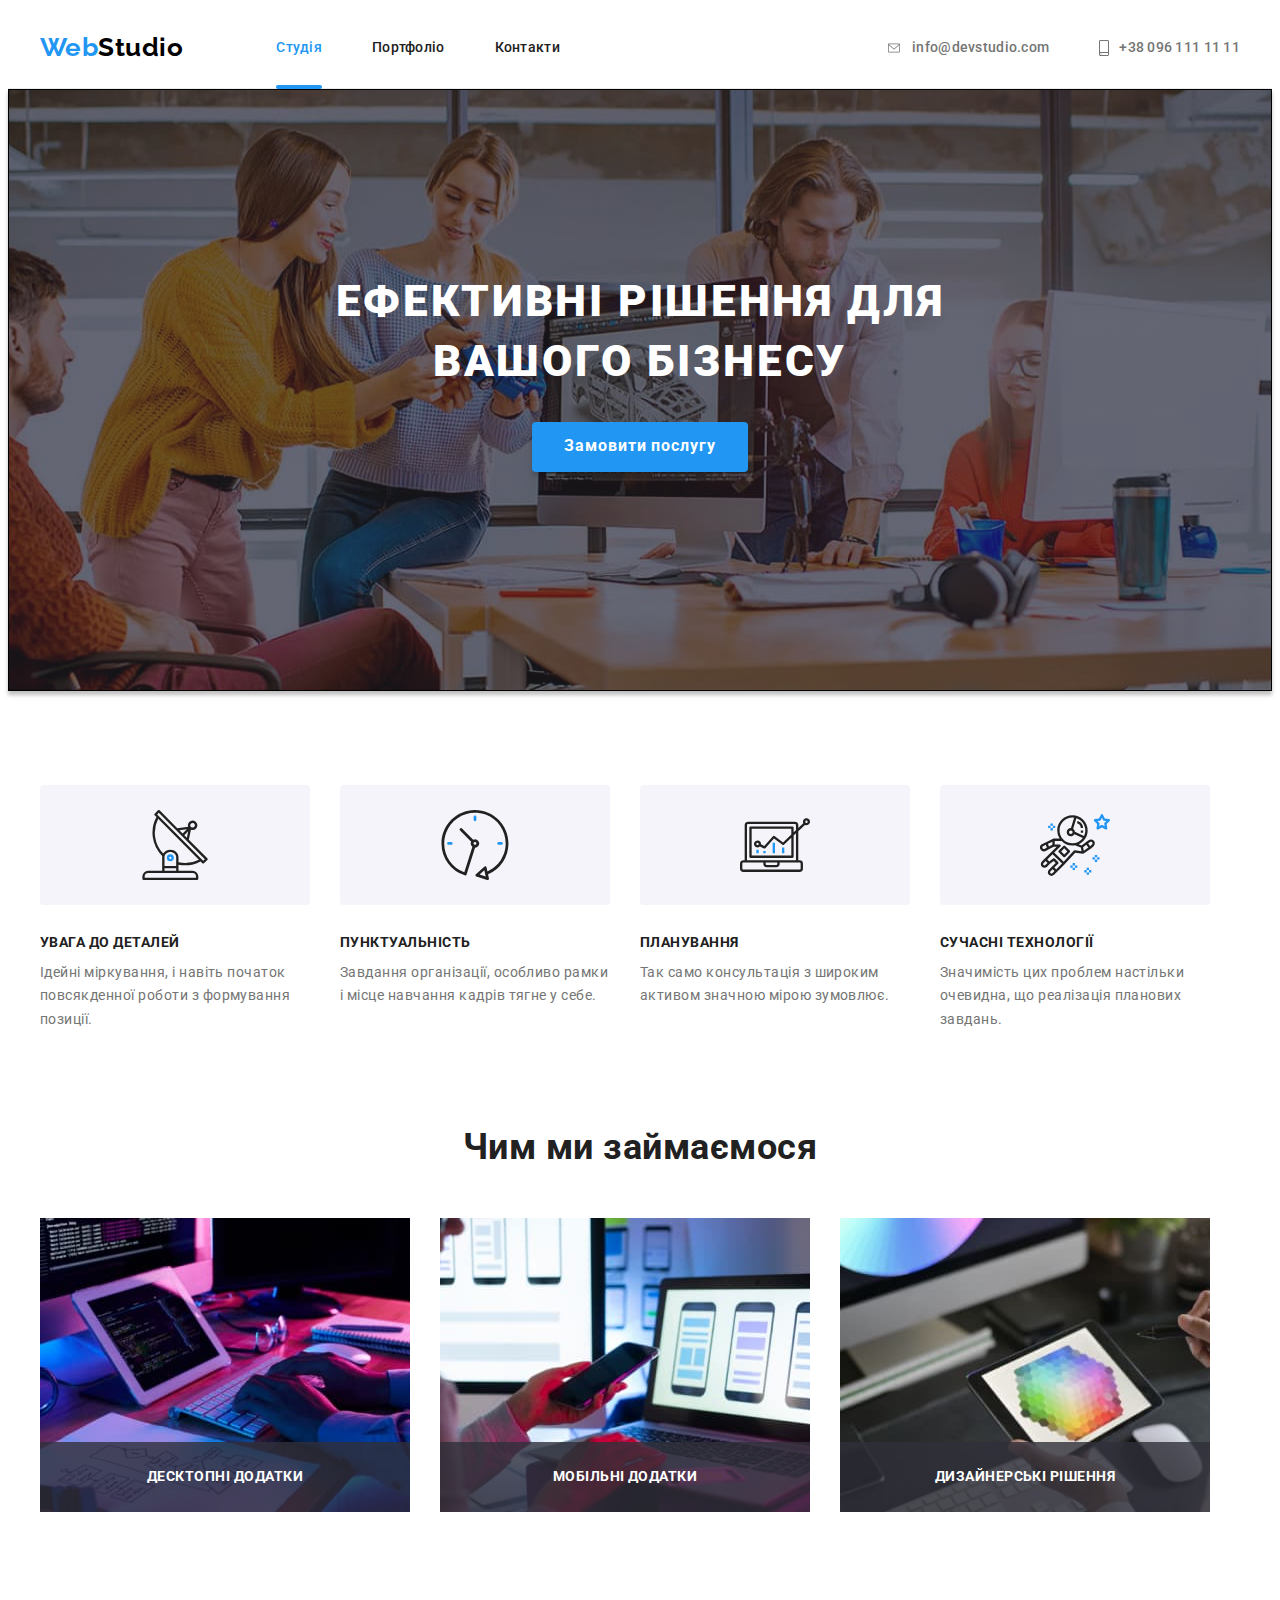
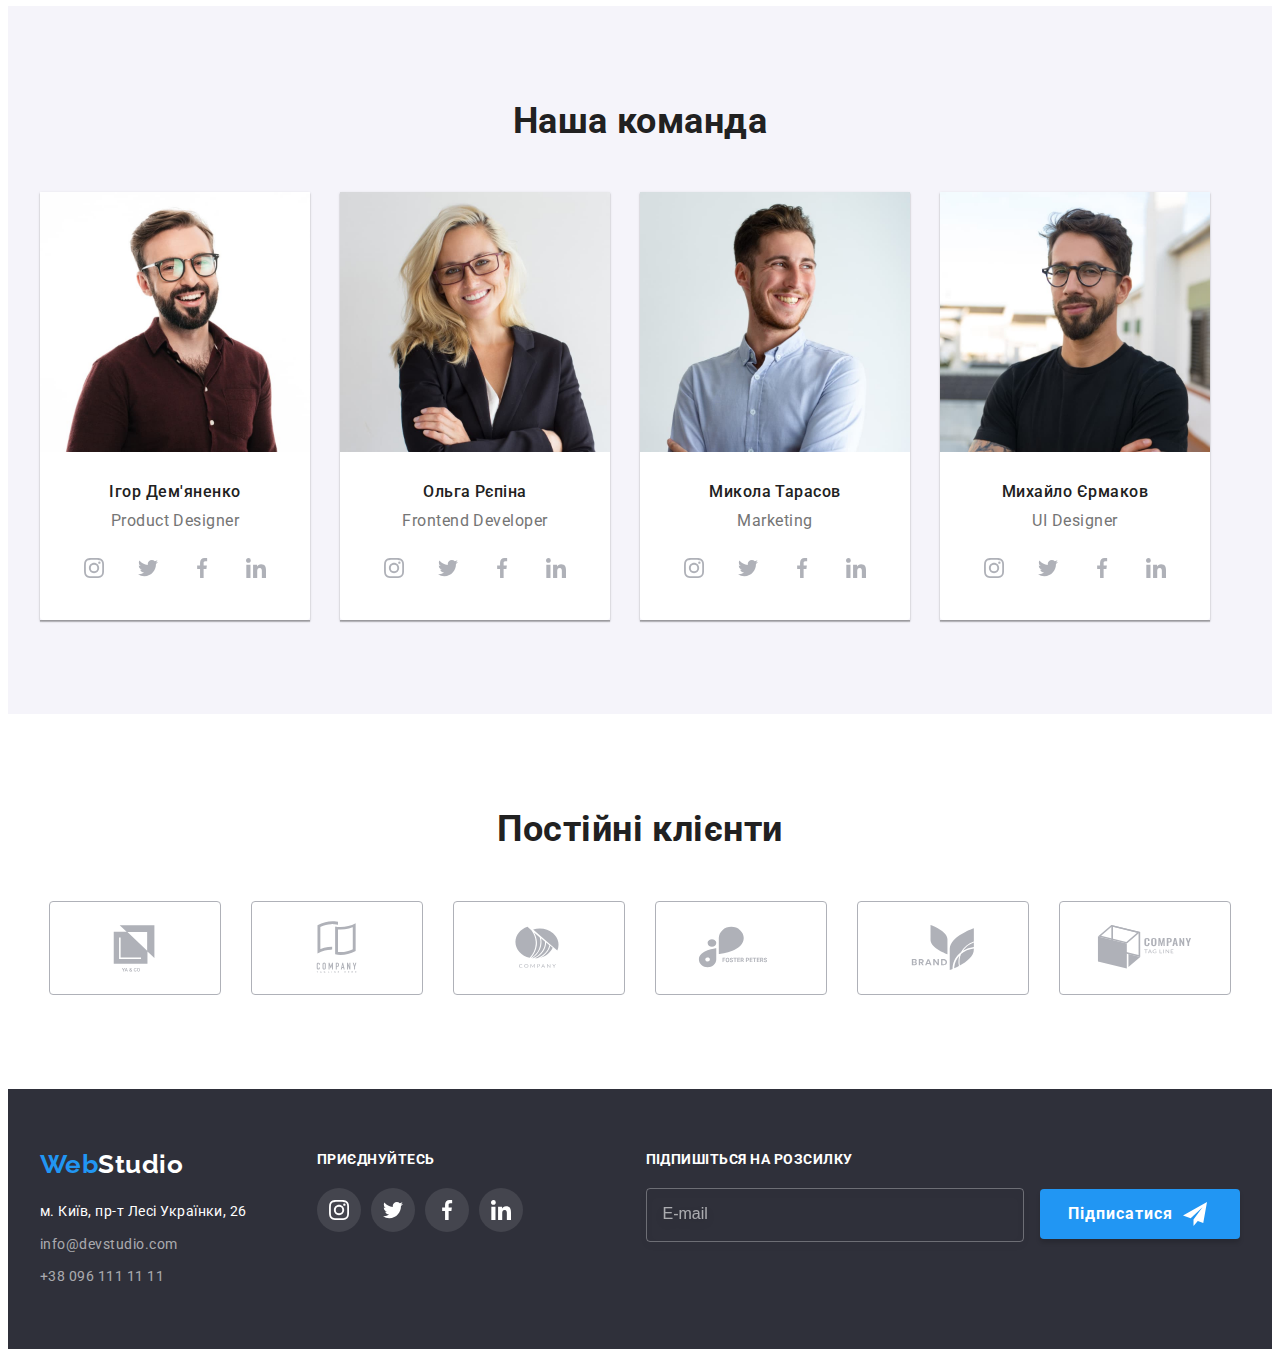
<file: index.html>
<!DOCTYPE html>
<html lang="uk">
  <head>
    <meta charset="UTF-8" />
    <meta http-equiv="X-UA-Compatible" content="IE=edge" />
    <meta name="viewport" content="width=device-width, initial-scale=1.0" />
    <title>WebStudio</title>
    <link
      href="https://fonts.googleapis.com/css2?family=Raleway:wght@700&family=Roboto:wght@400;500;700;900&display=swap"
      rel="stylesheet"
    />
    <link
      rel="stylesheet"
      href="https://cdnjs.cloudflare.com/ajax/libs/modern-normalize/1.1.0/modern-normalize.min.css"
      integrity="sha512-wpPYUAdjBVSE4KJnH1VR1HeZfpl1ub8YT/NKx4PuQ5NmX2tKuGu6U/JRp5y+Y8XG2tV+wKQpNHVUX03MfMFn9Q=="
      crossorigin="anonymous"
      referrerpolicy="no-referrer"
    />
    <link rel="stylesheet" href="css/styles.css" />
  </head>
  <body>
    <header class="header">
      <div class="container main-nav">
        <nav class="main-nav-logo">
          <a href="" class="logo link">
            <span class="logo-title">Web</span>Studio</a
          >
          <ul class="menu-nav">
            <li class="item"><a href="" class="link current">Студія</a></li>
            <li class="item">
              <a href="./portfolio.html" class="link">Портфоліо</a>
            </li>
            <li class="item"><a href="" class="link">Контакти</a></li>
          </ul>
        </nav>
        <ul class="nav">
          <li class="item">
            <a href="mailto:info@devstudio.com" class="nav-link link">
              <svg class="icon-nav" width="16" height="12">
                <use href="./images/icons.svg#icon-envelope"></use>
              </svg>
              info@devstudio.com</a
            >
          </li>
          <li class="item">
            <a href="tel:+380961111111" class="nav-link link">
              <svg class="icon-nav" width="10" height="16">
                <use href="./images/icons.svg#icon-smartphone"></use>
              </svg>
              +38 096 111 11 11</a
            >
          </li>
        </ul>
      </div>
    </header>

    <main>
      <section class="hero">
        <h1 class="hero-caption">
          Ефективні рішення для <br />
          вашого бізнесу
        </h1>
        <button type="button" class="button" data-modal-open>
          Замовити послугу
        </button>

        <div class="backdrop is-hidden" data-modal>
          <div class="modal">
            <button data-modal-close class="button-close">
              <svg class="icon-button" width="18" height="18">
                <use href="./images/icons.svg#icon-closeblack"></use>
              </svg>
            </button>
            <p class="modal-label">Залиште свої дані, ми вам передзвонимо</p>
            <form class="modal-form" name="modal_form">
              <div class="modal-form-group" role="group">
                <label class="modal-form-label" for="user_name">Ім'я</label>
                <div class="modal-form-wrapper">
                  <input
                    class="modal-form-field"
                    type="text"
                    name="user_name"
                    id="user_name"
                  />
                  <svg class="modal-form-icon" width="18" height="18">
                    <use href="./images/icons.svg#icon-personblack"></use>
                  </svg>
                </div>
                <label class="modal-form-label" for="user_phone">Телефон</label>
                <div class="modal-form-wrapper">
                  <input
                    class="modal-form-field"
                    type="tel"
                    name="user_phone"
                    id="user_phone"
                  />
                  <svg class="modal-form-icon" width="18" height="18">
                    <use href="./images/icons.svg#icon-phoneblack"></use>
                  </svg>
                </div>
                <label class="modal-form-label" for="user_mail">Пошта</label>
                <div class="modal-form-wrapper">
                  <input
                    class="modal-form-field"
                    type="mail"
                    name="user_mail"
                    id="user_mail"
                  />
                  <svg class="modal-form-icon" width="18" height="18">
                    <use href="./images/icons.svg#icon-emailblack"></use>
                  </svg>
                </div>
                <label class="modal-form-label" for="user_message"
                  >Коментар</label
                >
                <textarea
                  class="modal-form-message"
                  name="user_message"
                  id="user_message"
                  rows="6"
                  placeholder="Введіть текст"
                ></textarea>
              </div>
              <div class="modal-form-agreement" role="group">
                <input
                  class="modal-form-checkbox visually-hidden"
                  type="checkbox"
                  id="user_agreement"
                />
                <svg class="modal-form-agreement-icon" width="16" height="15">
                  <use
                    class="uncheck"
                    href="./images/icons.svg#icon-uncheck"
                  ></use>
                  <use class="check" href="./images/icons.svg#icon-check"></use>
                </svg>
                <label class="modal-form-agreement-desc" for="user_agreement"
                  >Погоджуюся з розсилкою та приймаю
                  <a class="modal-form-agreement-link" href=""
                    >Умови договору</a
                  ></label
                >
              </div>
              <button class="form-btn" type="submit">Відправити</button>
            </form>
          </div>
        </div>
      </section>

      <section class="section">
        <div class="container">
          <h2 class="section-title visually-hidden">Особливості</h2>
          <div class="features">
            <ul class="feature-list">
              <li class="item">
                <div class="div-icon">
                  <svg class="icon" width="70" height="70">
                    <use href="./images/icons.svg#icon-antenna"></use>
                  </svg>
                </div>
                <h3 class="title">УВАГА ДО ДЕТАЛЕЙ</h3>
                <p class="text">
                  Ідейні міркування, і навіть початок повсякденної роботи з
                  формування позиції.
                </p>
              </li>
              <li class="item">
                <div class="div-icon">
                  <svg class="icon" width="70" height="70">
                    <use href="./images/icons.svg#icon-clock"></use>
                  </svg>
                </div>
                <h3 class="title">ПУНКТУАЛЬНІСТЬ</h3>
                <p class="text">
                  Завдання організації, особливо рамки і місце навчання кадрів
                  тягне у себе.
                </p>
              </li>
              <li class="item">
                <div class="div-icon">
                  <svg class="icon" width="70" height="70">
                    <use href="./images/icons.svg#icon-diagram"></use>
                  </svg>
                </div>
                <h3 class="title">ПЛАНУВАННЯ</h3>
                <p class="text">
                  Так само консультація з широким активом значною мірою
                  зумовлює.
                </p>
              </li>
              <li class="item">
                <div class="div-icon">
                  <svg class="icon-nav" width="70" height="70">
                    <use href="./images/icons.svg#icon-astronaut"></use>
                  </svg>
                </div>
                <h3 class="title">СУЧАСНІ ТЕХНОЛОГІЇ</h3>
                <p class="text">
                  Значимість цих проблем настільки очевидна, що реалізація
                  планових завдань.
                </p>
              </li>
            </ul>
          </div>
        </div>
      </section>

      <section class="section section-img">
        <div class="container">
          <h2 class="section-title">Чим ми займаємося</h2>
          <ul class="list-img">
            <li class="item-img">
              <img
                src="./images/img.jpg"
                alt="комп'ютер"
                width="370"
                height="294"
              />
              <div class="overlay">
                <p class="overlay-text">Десктопні додатки</p>
              </div>
            </li>
            <li class="item item-img">
              <img
                src="./images/imgone.jpg"
                alt="телефон"
                width="370"
                height="294"
              />
              <div class="overlay">
                <p class="overlay-text">Мобільні додатки</p>
              </div>
            </li>
            <li class="item item-img">
              <img
                src="./images/imgtwo.jpg"
                alt="планшет"
                width="370"
                height="294"
              />
              <div class="overlay">
                <p class="overlay-text">Дизайнерські рішення</p>
              </div>
            </li>
          </ul>
        </div>
      </section>

      <section class="section our-team">
        <div class="container">
          <h2 class="section-title">Наша команда</h2>
          <ul class="items">
            <li class="item">
              <img
                src="./images/photo.jpg"
                alt="дизайнер продукту"
                width="270"
                height="260"
              />
              <div class="team">
                <h3 class="title-item">Ігор Дем'яненко</h3>
                <p class="text-item">Product Designer</p>
                <ul class="social list">
                  <li class="social-item">
                    <a
                      class="social-link link"
                      href=""
                      target="_blank"
                      rel="noopener noreferrer"
                      aria-label="іконка instagram"
                    >
                      <svg class="social-icon" width="20" height="20">
                        <use href="./images/icons.svg#icon-instagram"></use>
                      </svg>
                    </a>
                  </li>
                  <li class="social-item">
                    <a
                      class="social-link link"
                      href=""
                      target="_blank"
                      rel="noopener noreferrer"
                      aria-label="іокнка twitter"
                    >
                      <svg class="social-icon" width="20" height="20">
                        <use href="./images/icons.svg#icon-twitter"></use>
                      </svg>
                    </a>
                  </li>
                  <li class="social-item">
                    <a
                      class="social-link link"
                      href=""
                      target="_blank"
                      rel="noopener noreferrer"
                      aria-label="іконка facebook"
                    >
                      <svg class="social-icon" width="20" height="20">
                        <use href="./images/icons.svg#icon-facebook"></use>
                      </svg>
                    </a>
                  </li>
                  <li class="social-item">
                    <a
                      class="social-link link"
                      href=""
                      target="_blank"
                      rel="noopener noreferrer"
                      aria-label="іконка linkedin"
                    >
                      <svg class="social-icon" width="20" height="20">
                        <use href="./images/icons.svg#icon-linkedin"></use>
                      </svg>
                    </a>
                  </li>
                </ul>
              </div>
            </li>
            <li class="item">
              <img
                src="./images/photoone.jpg"
                alt="розробник інтерфейсу"
                width="270"
                height="260"
              />
              <div class="team">
                <h3 class="title-item">Ольга Рєпіна</h3>
                <p class="text-item">Frontend Developer</p>
                <ul class="social list">
                  <li class="social-item">
                    <a
                      class="social-link link"
                      href=""
                      target="_blank"
                      rel="noopener noreferrer"
                      aria-label="іконка instagram"
                    >
                      <svg class="social-icon" width="20" height="20">
                        <use href="./images/icons.svg#icon-instagram"></use>
                      </svg>
                    </a>
                  </li>
                  <li class="social-item">
                    <a
                      class="social-link link"
                      href=""
                      target="_blank"
                      rel="noopener noreferrer"
                      aria-label="іконка twitter"
                    >
                      <svg class="social-icon" width="20" height="20">
                        <use href="./images/icons.svg#icon-twitter"></use>
                      </svg>
                    </a>
                  </li>
                  <li class="social-item">
                    <a
                      class="social-link link"
                      href=""
                      target="_blank"
                      rel="noopener noreferrer"
                      aria-label="іконка facebook"
                    >
                      <svg class="social-icon" width="20" height="20">
                        <use href="./images/icons.svg#icon-facebook"></use>
                      </svg>
                    </a>
                  </li>
                  <li class="social-item">
                    <a
                      class="social-link link"
                      href=""
                      target="_blank"
                      rel="noopener noreferrer"
                      aria-label="іконка linkedin"
                    >
                      <svg class="social-icon" width="20" height="20">
                        <use href="./images/icons.svg#icon-linkedin"></use>
                      </svg>
                    </a>
                  </li>
                </ul>
              </div>
            </li>
            <li class="item">
              <img
                src="./images/phototwo.jpg"
                alt="маркетолог"
                width="270"
                height="260"
              />
              <div class="team">
                <h3 class="title-item">Микола Тарасов</h3>
                <p class="text-item">Marketing</p>
                <ul class="social list">
                  <li class="social-item">
                    <a
                      class="social-link link"
                      href=""
                      target="_blank"
                      rel="noopener noreferrer"
                      aria-label="іконка instagram"
                    >
                      <svg class="social-icon" width="20" height="20">
                        <use href="./images/icons.svg#icon-instagram"></use>
                      </svg>
                    </a>
                  </li>
                  <li class="social-item">
                    <a
                      class="social-link link"
                      href=""
                      target="_blank"
                      rel="noopener noreferrer"
                      aria-label="іконка twitter"
                    >
                      <svg class="social-icon" width="20" height="20">
                        <use href="./images/icons.svg#icon-twitter"></use>
                      </svg>
                    </a>
                  </li>
                  <li class="social-item">
                    <a
                      class="social-link link"
                      href=""
                      target="_blank"
                      rel="noopener noreferrer"
                      aria-label="іконка facebook"
                    >
                      <svg class="social-icon" width="20" height="20">
                        <use href="./images/icons.svg#icon-facebook"></use>
                      </svg>
                    </a>
                  </li>
                  <li class="social-item">
                    <a
                      class="social-link link"
                      href=""
                      target="_blank"
                      rel="noopener noreferrer"
                      aria-label="іконка linkedin"
                    >
                      <svg class="social-icon" width="20" height="20">
                        <use href="./images/icons.svg#icon-linkedin"></use>
                      </svg>
                    </a>
                  </li>
                </ul>
              </div>
            </li>
            <li class="item">
              <img
                src="./images/photothree.jpg"
                alt="дизайнер"
                width="270"
                height="260"
              />
              <div class="team">
                <h3 class="title-item">Михайло Єрмаков</h3>
                <p class="text-item">UI Designer</p>
                <ul class="social list">
                  <li class="social-item">
                    <a
                      class="social-link link"
                      href=""
                      target="_blank"
                      rel="noopener noreferrer"
                      aria-label="іконка instagram"
                    >
                      <svg class="social-icon" width="20" height="20">
                        <use href="./images/icons.svg#icon-instagram"></use>
                      </svg>
                    </a>
                  </li>
                  <li class="social-item">
                    <a
                      class="social-link link"
                      href=""
                      target="_blank"
                      rel="noopener noreferrer"
                      aria-label="іконка twitter"
                    >
                      <svg class="social-icon" width="20" height="20">
                        <use href="./images/icons.svg#icon-twitter"></use>
                      </svg>
                    </a>
                  </li>
                  <li class="social-item">
                    <a
                      class="social-link link"
                      href=""
                      target="_blank"
                      rel="noopener noreferrer"
                      aria-label="іконка facebook"
                    >
                      <svg class="social-icon" width="20" height="20">
                        <use href="./images/icons.svg#icon-facebook"></use>
                      </svg>
                    </a>
                  </li>
                  <li class="social-item">
                    <a
                      class="social-link link"
                      href=""
                      target="_blank"
                      rel="noopener noreferrer"
                      aria-label="іконка linkedin"
                    >
                      <svg class="social-icon" width="20" height="20">
                        <use href="./images/icons.svg#icon-linkedin"></use>
                      </svg>
                    </a>
                  </li>
                </ul>
              </div>
            </li>
          </ul>
        </div>
      </section>

      <section class="section">
        <div class="container">
          <h2 class="section-title">Постійні клієнти</h2>
          <ul class="logo-client list-client">
            <li class="logo-item">
              <a
                class="logo-link link"
                href=""
                target="_blank"
                rel="noopener noreferrer"
                aria-label="іконка logo"
              >
                <svg class="logo-icon" width="106" height="60">
                  <use href="./images/icons.svg#icon-logo"></use>
                </svg>
              </a>
            </li>
            <li class="logo-item">
              <a
                class="logo-link link"
                href=""
                target="_blank"
                rel="noopener noreferrer"
                aria-label="іконка logo"
              >
                <svg class="logo-icon" width="106" height="60">
                  <use href="./images/icons.svg#icon-logoone"></use>
                </svg>
              </a>
            </li>
            <li class="logo-item">
              <a
                class="logo-link link"
                href=""
                target="_blank"
                rel="noopener noreferrer"
                aria-label="іконка logo"
              >
                <svg class="logo-icon" width="106" height="60">
                  <use href="./images/icons.svg#icon-logotwo"></use>
                </svg>
              </a>
            </li>
            <li class="logo-item">
              <a
                class="logo-link link"
                href=""
                target="_blank"
                rel="noopener noreferrer"
                aria-label="іконка logo"
              >
                <svg class="logo-icon" width="106" height="60">
                  <use href="./images/icons.svg#icon-logothree"></use>
                </svg>
              </a>
            </li>
            <li class="logo-item">
              <a
                class="logo-link link"
                href=""
                target="_blank"
                rel="noopener noreferrer"
                aria-label="іконка logo"
              >
                <svg class="logo-icon" width="106" height="60">
                  <use href="./images/icons.svg#icon-logofour"></use>
                </svg>
              </a>
            </li>
            <li class="logo-item">
              <a
                class="logo-link link"
                href=""
                target="_blank"
                rel="noopener noreferrer"
                aria-label="іконка logo"
              >
                <svg class="logo-icon" width="106" height="60">
                  <use href="./images/icons.svg#icon-logofive"></use>
                </svg>
              </a>
            </li>
          </ul>
        </div>
      </section>
    </main>

    <footer class="footer">
      <div class="container footer-div">
        <div class="div-footer">
          <a href="" class="logo-footer link"
            ><span class="logo-title">Web</span>Studio</a
          >
          <ul class="footer-nav">
            <li class="item">
              <p class="footer-text">м. Київ, пр-т Лесі Українки, 26</p>
            </li>
            <li class="item">
              <a href="mailto:info@devstudio.com" class="footer-nav-link link"
                >info@devstudio.com</a
              >
            </li>
            <li class="item">
              <a href="tel:+380961111111" class="footer-nav-link link"
                >+38 096 111 11 11</a
              >
            </li>
          </ul>
        </div>

        <div class="div-social">
          <b class="social-text">Приєднуйтесь</b>
          <ul class="social-footer">
            <li class="social-item-footer">
              <a
                class="social-link-footer link"
                href=""
                target="_blank"
                rel="noopener noreferrer"
                aria-label="іконка instagram"
              >
                <svg class="social-icon-footer" width="20" height="20">
                  <use href="./images/icons.svg#icon-instagramf"></use>
                </svg>
              </a>
            </li>
            <li class="social-item-footer">
              <a
                class="social-link-footer link"
                href=""
                target="_blank"
                rel="noopener noreferrer"
                aria-label="іконка twitter"
              >
                <svg class="social-icon-footer" width="20" height="20">
                  <use href="./images/icons.svg#icon-twitterf"></use>
                </svg>
              </a>
            </li>
            <li class="social-item-footer">
              <a
                class="social-link-footer link"
                href=""
                target="_blank"
                rel="noopener noreferrer"
                aria-label="іконка facebook"
              >
                <svg class="social-icon-footer" width="20" height="20">
                  <use href="./images/icons.svg#icon-facebookf"></use>
                </svg>
              </a>
            </li>
            <li class="social-item-footer">
              <a
                class="social-link-footer link"
                href=""
                target="_blank"
                rel="noopener noreferrer"
                aria-label="іконка linkedin"
              >
                <svg class="social-icon-footer" width="20" height="20">
                  <use href="./images/icons.svg#icon-linkedinf"></use>
                </svg>
              </a>
            </li>
          </ul>
        </div>

        <div class="footer-wrapper">
          <b class="social-text">Підпишіться на розсилку</b>
          <div class="footer-form-wrapper">
            <form class="footer-form" name="footer_form">
              <label class="footer-form-label" for="footer_mail"></label>
              <input
                class="footer-form-field"
                type="mail"
                name="footer_mail"
                placeholder="E-mail"
              />
              <button class="footer-form-btn" type="submit">
                Підписатися
                <svg class="footer-form-icon" width="24" height="24">
                  <use href="./images/icons.svg#icon-send"></use>
                </svg>
              </button>
            </form>
          </div>
        </div>
      </div>
    </footer>
    <script src="./js/modal.js"></script>
  </body>
</html>
</file>
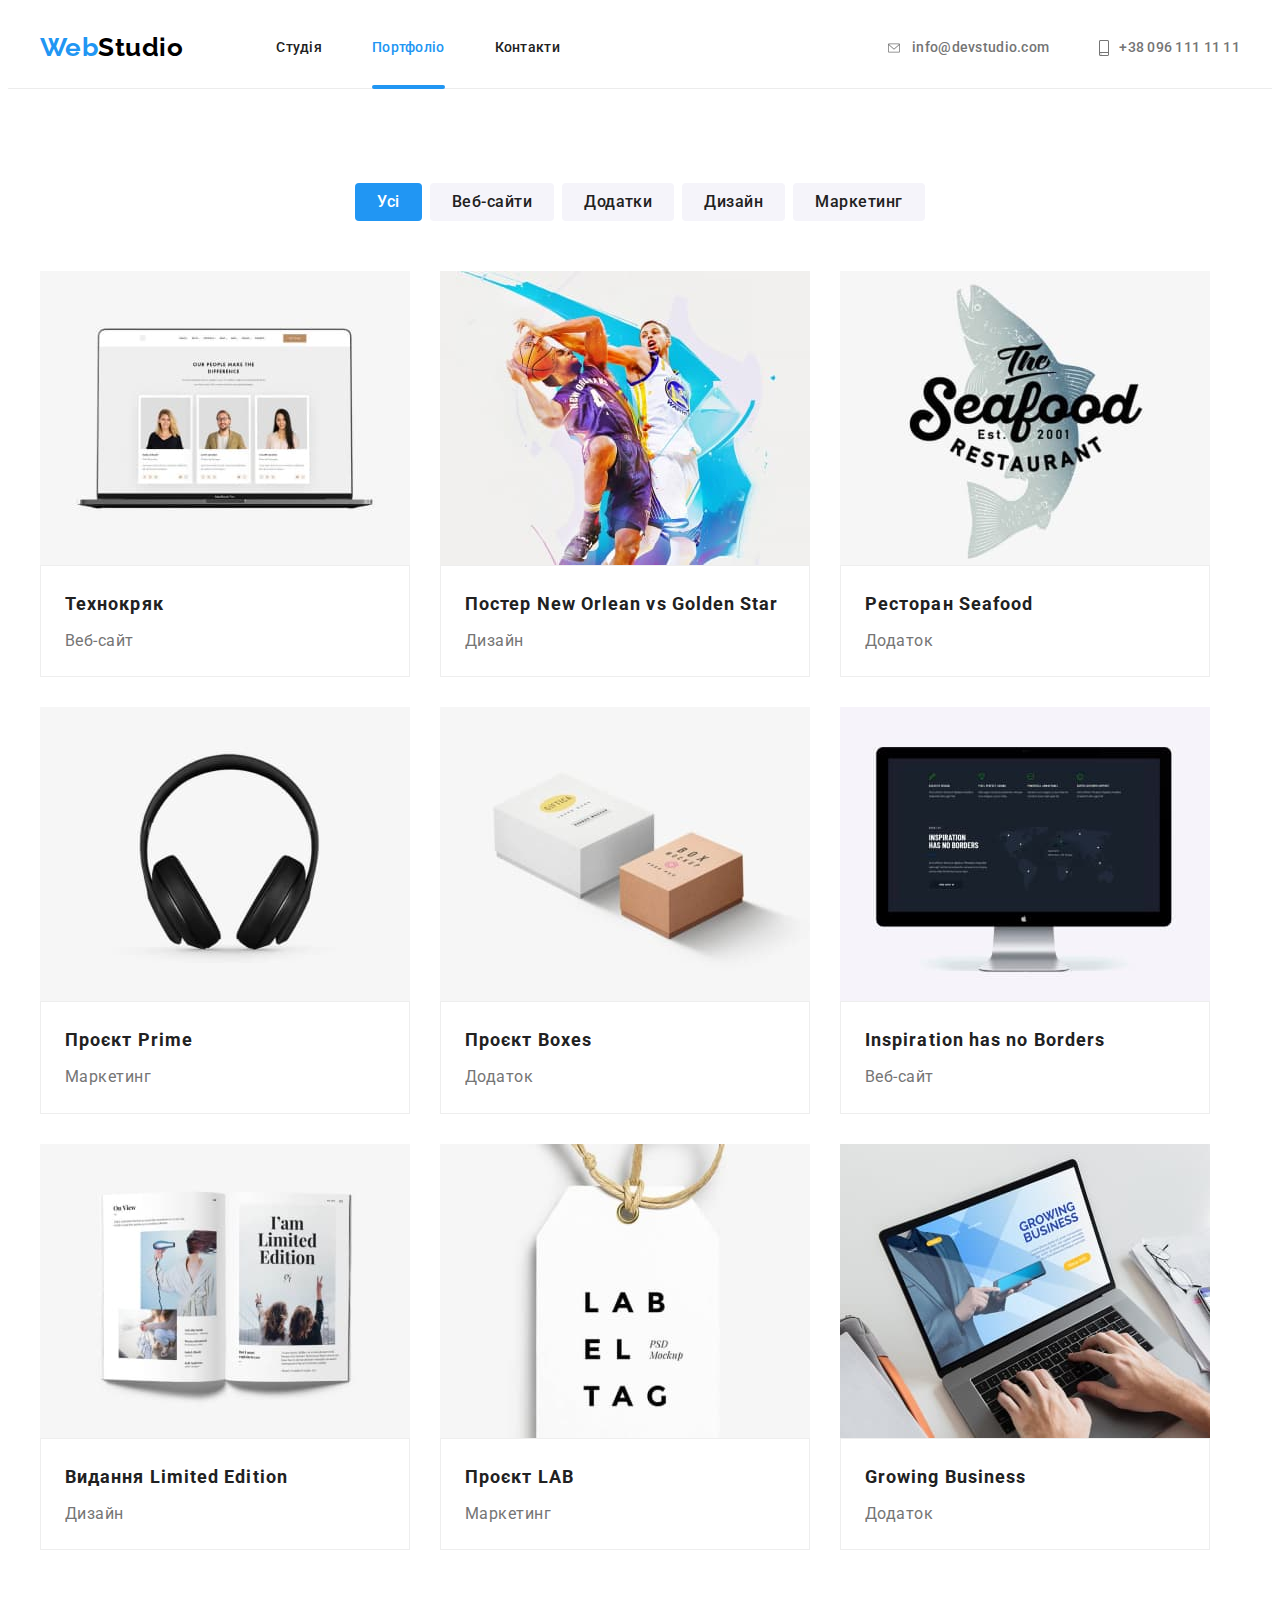
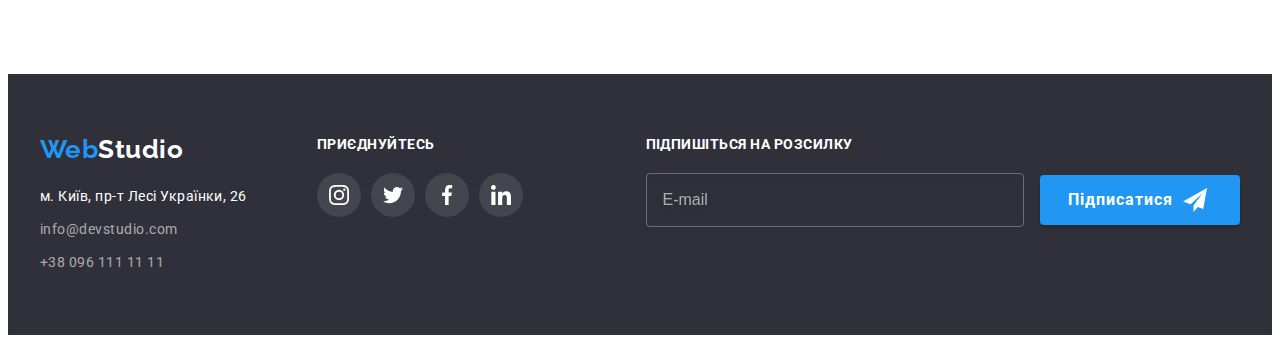
<file: portfolio.html>
<!DOCTYPE html>
<html lang="uk">
  <head>
    <meta charset="UTF-8" />
    <meta http-equiv="X-UA-Compatible" content="IE=edge" />
    <meta name="viewport" content="width=device-width, initial-scale=1.0" />
    <title>WebStudio</title>
    <link
      href="https://fonts.googleapis.com/css2?family=Raleway:wght@700&family=Roboto:wght@400;500;700;900&display=swap"
      rel="stylesheet"
    />
    <link
      rel="stylesheet"
      href="https://cdnjs.cloudflare.com/ajax/libs/modern-normalize/1.1.0/modern-normalize.min.css"
      integrity="sha512-wpPYUAdjBVSE4KJnH1VR1HeZfpl1ub8YT/NKx4PuQ5NmX2tKuGu6U/JRp5y+Y8XG2tV+wKQpNHVUX03MfMFn9Q=="
      crossorigin="anonymous"
      referrerpolicy="no-referrer"
    />
    <link rel="stylesheet" href="css/styles.css" />
  </head>
  <body>
    <header class="header">
      <div class="container main-nav">
        <nav class="main-nav-logo">
          <a href="" class="logo link">
            <span class="logo-title">Web</span>Studio</a
          >
          <ul class="menu-nav">
            <li class="item"><a href="./index.html" class="link">Студія</a></li>
            <li class="item">
              <a href="./portfolio.html" class="link current">Портфоліо</a>
            </li>
            <li class="item"><a href="" class="link">Контакти</a></li>
          </ul>
        </nav>
        <ul class="nav">
          <li class="item">
            <a href="mailto:info@devstudio.com" class="nav-link link">
              <svg class="icon-nav" width="16" height="12">
                <use href="./images/icons.svg#icon-envelope"></use>
              </svg>
              info@devstudio.com</a
            >
          </li>
          <li class="item">
            <a href="tel:+380961111111" class="nav-link link">
              <svg class="icon-nav" width="10" height="16">
                <use href="./images/icons.svg#icon-smartphone"></use>
              </svg>
              +38 096 111 11 11</a
            >
          </li>
        </ul>
      </div>
    </header>

    <main>
      <section class="section">
        <div class="container">
          <h1 class="visually-hidden">Портфоліо</h1>
          <ul class="list-btn">
            <li class="item">
              <button type="button" class="btn primary">Усі</button>
            </li>
            <li class="item">
              <button type="button" class="btn">Веб-сайти</button>
            </li>
            <li class="item">
              <button type="button" class="btn">Додатки</button>
            </li>
            <li class="item">
              <button type="button" class="btn">Дизайн</button>
            </li>
            <li class="item">
              <button type="button" class="btn">Маркетинг</button>
            </li>
          </ul>
          <ul class="list">
            <li class="item">
              <a class="portfolio-link link" href="">
                <div class="portfolio-thumb">
                  <img
                    src="./images/im.jpg"
                    alt="Комп'ютер"
                    width="370"
                    height="294"
                  />
                  <div class="overlay-portfolio">
                    <p class="overlay-txt">
                      Ресурс пропонує комплексні пропозиції з різним рівнем
                      функціоналу та сервісів. Все це дозволить відвідувачу
                      отримати вичерпні відомості про компанію чи приватну
                      особу.
                    </p>
                  </div>
                </div>

                <div class="card">
                  <h2 class="caption">Технокряк</h2>
                  <p class="txt">Веб-сайт</p>
                </div>
              </a>
            </li>
            <li class="item">
              <a class="portfolio-link link" href="">
                <div class="portfolio-thumb">
                  <img
                    src="./images/imone.jpg"
                    alt="Постер"
                    width="370"
                    height="294"
                  />
                  <div class="overlay-portfolio">
                    <p class="overlay-txt">
                      Ресурс пропонує комплексні пропозиції з різним рівнем
                      функціоналу та сервісів. Все це дозволить відвідувачу
                      отримати вичерпні відомості про компанію чи приватну
                      особу.
                    </p>
                  </div>
                </div>

                <div class="card">
                  <h2 class="caption">Постер New Orlean vs Golden Star</h2>
                  <p class="txt">Дизайн</p>
                </div>
              </a>
            </li>
            <li class="item">
              <a class="portfolio-link link" href="">
                <div class="portfolio-thumb">
                  <img
                    src="./images/imtwo.jpg"
                    alt="Ресторан"
                    width="370"
                    height="294"
                  />
                  <div class="overlay-portfolio">
                    <p class="overlay-txt">
                      Ресурс пропонує комплексні пропозиції з різним рівнем
                      функціоналу та сервісів. Все це дозволить відвідувачу
                      отримати вичерпні відомості про компанію чи приватну
                      особу.
                    </p>
                  </div>
                </div>

                <div class="card">
                  <h2 class="caption">Ресторан Seafood</h2>
                  <p class="txt">Додаток</p>
                </div>
              </a>
            </li>
            <li class="item">
              <a class="portfolio-link link" href="">
                <div class="portfolio-thumb">
                  <img
                    src="./images/imthree.jpg"
                    alt="Навушники"
                    width="370"
                    height="294"
                  />
                  <div class="overlay-portfolio">
                    <p class="overlay-txt">
                      Ресурс пропонує комплексні пропозиції з різним рівнем
                      функціоналу та сервісів. Все це дозволить відвідувачу
                      отримати вичерпні відомості про компанію чи приватну
                      особу.
                    </p>
                  </div>
                </div>

                <div class="card">
                  <h2 class="caption">Проєкт Prime</h2>
                  <p class="txt">Маркетинг</p>
                </div>
              </a>
            </li>
            <li class="item">
              <a class="portfolio-link link" href="">
                <div class="portfolio-thumb">
                  <img
                    src="./images/imfour.jpg"
                    alt="Коробки"
                    width="370"
                    height="294"
                  />
                  <div class="overlay-portfolio">
                    <p class="overlay-txt">
                      Ресурс пропонує комплексні пропозиції з різним рівнем
                      функціоналу та сервісів. Все це дозволить відвідувачу
                      отримати вичерпні відомості про компанію чи приватну
                      особу.
                    </p>
                  </div>
                </div>

                <div class="card">
                  <h2 class="caption">Проєкт Boxes</h2>
                  <p class="txt">Додаток</p>
                </div>
              </a>
            </li>
            <li class="item">
              <a class="portfolio-link link" href="">
                <div class="portfolio-thumb">
                  <img
                    src="./images/imfive.jpg"
                    alt="Монітор"
                    width="370"
                    height="294"
                  />
                  <div class="overlay-portfolio">
                    <p class="overlay-txt">
                      Ресурс пропонує комплексні пропозиції з різним рівнем
                      функціоналу та сервісів. Все це дозволить відвідувачу
                      отримати вичерпні відомості про компанію чи приватну
                      особу.
                    </p>
                  </div>
                </div>

                <div class="card">
                  <h2 class="caption">Inspiration has no Borders</h2>
                  <p class="txt">Веб-сайт</p>
                </div>
              </a>
            </li>
            <li class="item">
              <a class="portfolio-link link" href="">
                <div class="portfolio-thumb">
                  <img
                    src="./images/imsix.jpg"
                    alt="Книга"
                    width="370"
                    height="294"
                  />
                  <div class="overlay-portfolio">
                    <p class="overlay-txt">
                      Ресурс пропонує комплексні пропозиції з різним рівнем
                      функціоналу та сервісів. Все це дозволить відвідувачу
                      отримати вичерпні відомості про компанію чи приватну
                      особу.
                    </p>
                  </div>
                </div>

                <div class="card">
                  <h2 class="caption">Видання Limited Edition</h2>
                  <p class="txt">Дизайн</p>
                </div>
              </a>
            </li>
            <li class="item">
              <a class="portfolio-link link" href="">
                <div class="portfolio-thumb">
                  <img
                    src="./images/imseven.jpg"
                    alt="Ярлик"
                    width="370"
                    height="294"
                  />
                  <div class="overlay-portfolio">
                    <p class="overlay-txt">
                      Ресурс пропонує комплексні пропозиції з різним рівнем
                      функціоналу та сервісів. Все це дозволить відвідувачу
                      отримати вичерпні відомості про компанію чи приватну
                      особу.
                    </p>
                  </div>
                </div>

                <div class="card">
                  <h2 class="caption">Проєкт LAB</h2>
                  <p class="txt">Маркетинг</p>
                </div>
              </a>
            </li>
            <li class="item">
              <a class="portfolio-link link" href="">
                <div class="portfolio-thumb">
                  <img
                    src="./images/imeight.jpg"
                    alt="Ноутбук"
                    width="370"
                    height="294"
                  />
                  <div class="overlay-portfolio">
                    <p class="overlay-txt">
                      Ресурс пропонує комплексні пропозиції з різним рівнем
                      функціоналу та сервісів. Все це дозволить відвідувачу
                      отримати вичерпні відомості про компанію чи приватну
                      особу.
                    </p>
                  </div>
                </div>

                <div class="card">
                  <h2 class="caption">Growing Business</h2>
                  <p class="txt">Додаток</p>
                </div>
              </a>
            </li>
          </ul>
        </div>
      </section>
    </main>

    <footer class="footer">
      <div class="container footer-div">
        <div class="div-footer">
          <a href="" class="logo-footer link"
            ><span class="logo-title">Web</span>Studio</a
          >
          <ul class="footer-nav">
            <li class="item">
              <p class="footer-text">м. Київ, пр-т Лесі Українки, 26</p>
            </li>
            <li class="item">
              <a href="mailto:info@devstudio.com" class="footer-nav-link link"
                >info@devstudio.com</a
              >
            </li>
            <li class="item">
              <a href="tel:+380961111111" class="footer-nav-link link"
                >+38 096 111 11 11</a
              >
            </li>
          </ul>
        </div>

        <div class="div-social">
          <b class="social-text">Приєднуйтесь</b>
          <ul class="social-footer">
            <li class="social-item-footer">
              <a
                class="social-link-footer link"
                href=""
                target="_blank"
                rel="noopener noreferrer"
                aria-label="іконка instagram"
              >
                <svg class="social-icon-footer" width="20" height="20">
                  <use href="./images/icons.svg#icon-instagramf"></use>
                </svg>
              </a>
            </li>
            <li class="social-item-footer">
              <a
                class="social-link-footer link"
                href=""
                target="_blank"
                rel="noopener noreferrer"
                aria-label="іконка twitter"
              >
                <svg class="social-icon-footer" width="20" height="20">
                  <use href="./images/icons.svg#icon-twitterf"></use>
                </svg>
              </a>
            </li>
            <li class="social-item-footer">
              <a
                class="social-link-footer link"
                href=""
                target="_blank"
                rel="noopener noreferrer"
                aria-label="іконка facebook"
              >
                <svg class="social-icon-footer" width="20" height="20">
                  <use href="./images/icons.svg#icon-facebookf"></use>
                </svg>
              </a>
            </li>
            <li class="social-item-footer">
              <a
                class="social-link-footer link"
                href=""
                target="_blank"
                rel="noopener noreferrer"
                aria-label="іконка linkedin"
              >
                <svg class="social-icon-footer" width="20" height="20">
                  <use href="./images/icons.svg#icon-linkedinf"></use>
                </svg>
              </a>
            </li>
          </ul>
        </div>

        <div class="footer-wrapper">
          <b class="social-text">Підпишіться на розсилку</b>
          <div class="footer-form-wrapper">
            <form class="footer-form" name="footer_form">
              <label class="footer-form-label" for="footer_mail"></label>
              <input
                class="footer-form-field"
                type="mail"
                name="footer_mail"
                placeholder="E-mail"
              />
              <button class="footer-form-btn" type="submit">
                Підписатися
                <svg class="footer-form-icon" width="24" height="24">
                  <use href="./images/icons.svg#icon-send"></use>
                </svg>
              </button>
            </form>
          </div>
        </div>
      </div>
    </footer>
  </body>
</html>
</file>
<file: css/styles.css>
:root {
  --primary-text-color: #212121;
  --text-color: #757575;
  --accent-color: #2196f3;
  --footer-color: rgba(255, 255, 255, 0.6);
  --white-color: #ffffff;
  --black-color: #000000;
}

body {
  color: var(--primary-text-color);
  background-color: var(--white-color);
  font-family: Roboto, sans-serif;
  letter-spacing: 0.03em;
}

ul {
  list-style: none;
  margin: 0;
  padding: 0;
}

.link {
  text-decoration: none;
}

h1,
h2,
h3,
p {
  margin: 0;
}

.section {
  padding-top: 94px;
  padding-bottom: 94px;
}

.container {
  width: 1200px;
  padding-right: 15px;
  padding-left: 15px;
  margin-left: auto;
  margin-right: auto;
}

/* логотип */

.logo {
  color: var(--black-color);
  font-family: Raleway, sans-serif;
  font-weight: 700;
  font-size: 26px;
  line-height: 1.2;
}

.logo-title {
  color: var(--accent-color);
}

/* nav */

.main-nav {
  display: flex;
  align-items: center;
}

.main-nav-logo {
  display: flex;
  align-items: center;
}

.menu-nav {
  display: flex;
  margin-left: 93px;
}

.menu-nav .item:not(:last-child) {
  margin-right: 50px;
}

.menu-nav .link {
  display: block;
  padding-top: 32px;
  padding-bottom: 32px;

  color: var(--primary-text-color);
  font-weight: 500;
  font-size: 14px;
  line-height: 1.14;
  letter-spacing: 0.02em;

  transition-property: color;
  transition-duration: 250ms;
  transition-timing-function: cubic-bezier(0.4, 0, 0.2, 1);
}

.menu-nav .link:hover,
.menu-nav .link:focus {
  color: var(--accent-color);
}

.menu-nav .link.current {
  position: relative;
  color: var(--accent-color);
}

.current::after {
  content: "";
  position: absolute;
  left: 0;
  bottom: -1px;

  display: block;
  width: 100%;
  height: 4px;
  border-radius: 2px;
  background-color: var(--accent-color);
}

.nav {
  display: flex;
  margin-left: auto;
}

.nav .item + .item {
  margin-left: 50px;
}

.nav .nav-link {
  display: block;
  padding-top: 32px;
  padding-bottom: 32px;
  font-weight: 500;
  font-size: 14px;
  line-height: 1.14;
  letter-spacing: 0.02em;
}

.item .nav-link {
  display: flex;
  justify-content: center;
  align-items: center;
  gap: 10px;
  color: var(--text-color);

  transition-property: color;
  transition-duration: 250ms;
  transition-timing-function: cubic-bezier(0.4, 0, 0.2, 1);
}

.nav-link:hover,
.nav-link:focus {
  color: var(--accent-color);
}

.icon-nav {
  fill: currentColor;
}

.header {
  border-bottom: 1px solid #ececec;
}

/* герой */

.hero {
  background-color: #2f303a;
  padding-top: 182px;
  padding-bottom: 218px;
  max-width: 1600px;
  margin: auto;
  background-image: linear-gradient(
      rgba(47, 48, 58, 0.4),
      rgba(47, 48, 58, 0.4)
    ),
    url(../images/hero.jpg);

  background-repeat: no-repeat;
  background-size: cover;
  background-position: center;
  box-shadow: 0px 4px 4px rgba(0, 0, 0, 0.25);
  border: 1px solid #000000;
}

.hero-caption {
  color: var(--white-color);
  font-weight: 900;
  font-size: 44px;
  line-height: 1.36;
  letter-spacing: 0.06em;
  text-transform: uppercase;
  margin-bottom: 30px;
  text-align: center;
}

/* кнопка */

.button {
  display: block;
  font-weight: 700;
  font-size: 16px;
  line-height: 1.8;
  align-items: center;
  text-align: center;
  letter-spacing: 0.06em;
  margin: auto;

  outline: none;
  color: var(--white-color);
  background-color: var(--accent-color);
  font-family: inherit;
  cursor: pointer;
  box-shadow: 0px 4px 4px rgba(0, 0, 0, 0.15);
  border-radius: 4px;
  padding: 10px 32px;
  min-width: 216px;
  min-height: 50px;
  border: transparent;

  transition-property: background-color;
  transition-duration: 250ms;
  transition-timing-function: cubic-bezier(0.4, 0, 0.2, 1);
}

.button:hover,
.button:focus {
  color: var(--white-color);
  background-color: #188ce8;
}

/* модальне вікно */

.backdrop {
  position: fixed;
  top: 0;
  left: 0;
  z-index: 100;
  width: 100%;
  height: 100%;
  background-color: rgba(0, 0, 0, 0.2);

  transition: opacity 150ms ease, visibility 150ms ease;
}

.backdrop.is-hidden {
  opacity: 0;
  pointer-events: none;
  visibility: hidden;
}

.backdrop.is-hidden .modal {
  opacity: 0;
  transform: translate(-50%, -50%) scale(1.1);
}

.modal {
  position: absolute;
  top: 50%;
  left: 50%;
  transform: translate(-50%, -50%) scale(1);

  width: 528px;
  height: 581px;
  padding: 40px;
  background-color: var(--white-color);
  box-shadow: 0px 1px 3px rgba(0, 0, 0, 0.12), 0px 1px 1px rgba(0, 0, 0, 0.14),
    0px 2px 1px rgba(0, 0, 0, 0.2);
  border-radius: 4px;

  transition: transform 300ms ease, opacity 300ms ease;
}

.button-close {
  position: absolute;
  top: 8px;
  right: 8px;

  padding: 0;
  display: inline-flex;
  align-items: center;
  justify-content: center;

  width: 30px;
  height: 30px;
  outline: none;
  color: var(--black-color);
  background-color: var(--white-color);
  border-radius: 50%;
  border: 1px solid rgba(0, 0, 0, 0.1);
  cursor: pointer;

  transition-property: color;
  transition-duration: 250ms;
  transition-timing-function: cubic-bezier(0.4, 0, 0.2, 1);
}

.icon-button {
  fill: currentColor;
}

.button-close:hover,
.button-close:focus {
  color: var(--accent-color);
}

.modal-form-group {
  margin-bottom: 20px;
}

.modal-label {
  text-align: center;
  margin-bottom: 12px;
  font-weight: 700;
  font-size: 20px;
  line-height: 1.2;
  color: #212121;
}

.modal-form-label {
  display: block;
  font-size: 12px;
  line-height: 1.16;
  margin-bottom: 4px;
  letter-spacing: 0.01em;
  color: #757575;
}

.modal-form-wrapper {
  position: relative;
  margin-bottom: 10px;
}

.modal-form-field {
  width: 100%;
  height: 40px;
  padding-left: 42px;
  padding-right: 42px;
  border: 1px solid rgba(33, 33, 33, 0.2);
  border-radius: 4px;
  outline: 1px solid transparent;
  outline-offset: -1px;
  transition: outline 250ms cubic-bezier(0.4, 0, 0.2, 1);
}

.modal-form-field:focus {
  outline-color: var(--accent-color);
}

.modal-form-icon {
  position: absolute;
  top: 50%;
  left: 12px;
  transform: translateY(-50%);

  transition: fill 250ms cubic-bezier(0.4, 0, 0.2, 1);
}

.modal-form-field:focus + .modal-form-icon {
  fill: var(--accent-color);
}

.modal-form-message {
  display: block;
  width: 100%;
  height: 120px;
  padding: 12px 16px;

  font-size: 12px;

  border: 1px solid rgba(33, 33, 33, 0.2);
  border-radius: 4px;
  outline: 1px solid transparent;
  outline-offset: -1px;
  transition: outline 250ms cubic-bezier(0.4, 0, 0.2, 1);
  resize: none;
}

.modal-form-message:focus {
  outline-color: var(--accent-color);
}

.modal-form-message::placeholder {
  font-size: 12px;
  line-height: 14px;
  letter-spacing: 0.01em;

  color: rgba(117, 117, 117, 0.5);
}

.modal-form-agreement {
  display: flex;
  justify-content: center;
  align-items: center;
  gap: 7px;
  margin-bottom: 30px;
}

.modal-form-agreement-desc {
  font-size: 14px;
  line-height: 1.7;
  color: #757575;

  user-select: none;
}

.modal-form-agreement-link {
  color: var(--accent-color);
  text-underline-offset: 3px;
}

.modal-form-checkbox {
  appearance: none;
}

.uncheck {
  opacity: 1;
  transition: 250ms cubic-bezier(0.4, 0, 0.2, 1);
}

.modal-form-checkbox:checked + .modal-form-agreement-icon .uncheck {
  opacity: 0;
}

.check {
  opacity: 0;
  transition: 250ms cubic-bezier(0.4, 0, 0.2, 1);
}

.modal-form-checkbox:checked + .modal-form-agreement-icon .check {
  opacity: 1;
}

.form-btn {
  display: block;
  margin: 0 auto;
  font-weight: 700;
  font-size: 16px;
  line-height: 1.8;
  align-items: center;
  text-align: center;
  letter-spacing: 0.06em;
  margin: auto;

  outline: none;
  color: var(--white-color);
  background-color: var(--accent-color);
  font-family: inherit;
  cursor: pointer;
  box-shadow: 0px 4px 4px rgba(0, 0, 0, 0.15);
  border-radius: 4px;
  padding: 10px 28px;
  min-width: 200px;
  min-height: 50px;
  border: transparent;

  transition-property: background-color;
  transition-duration: 250ms;
  transition-timing-function: cubic-bezier(0.4, 0, 0.2, 1);
}

.form-btn:hover,
.form-btn:focus {
  background-color: #188ce8;
}

/* секції */

.section-title {
  font-weight: 700;
  font-size: 36px;
  line-height: 1.17;
  text-align: center;
  margin-bottom: 50px;
}

/* особливості */

.feature-list {
  display: flex;
}

.feature-list .item {
  width: 270px;
}

.feature-list .item + .item {
  margin-left: 30px;
}

.feature-list .title {
  font-weight: 700;
  font-size: 14px;
  line-height: 1.14;
  text-transform: uppercase;
  margin-bottom: 10px;
}

.feature-list .text {
  color: var(--text-color);
  font-size: 14px;
  line-height: 1.7;
}

.div-icon {
  display: flex;
  background-color: #f5f4fa;
  border-radius: 4px;
  justify-content: center;
  align-items: center;
  height: 120px;
  margin-bottom: 30px;
}

/* чим займаємося */

.section-img {
  padding-top: 0;
}

.container .list-img {
  display: flex;
  flex-wrap: wrap;
}

.list-img .item-img {
  width: 370px;
  margin-right: 30px;
  margin-bottom: 0;
}

.list-img .item-img:nth-child(3n) {
  margin-right: 0;
}

.item-img {
  position: relative;
}

.overlay {
  position: absolute;
  bottom: 0;
  padding-top: 27px;
  padding-bottom: 27px;
  background-color: rgba(47, 48, 58, 0.8);
  width: 100%;
}

.overlay-text {
  color: var(--white-color);
  text-align: center;
  font-weight: 700;
  font-size: 14px;
  line-height: 1.14;
  text-transform: uppercase;
}

/* наша команда */

.our-team {
  background-color: #f5f4fa;
}

.items {
  display: flex;
}

.items .item {
  width: 270px;
  box-shadow: 0px 1px 3px rgba(0, 0, 0, 0.12), 0px 1px 1px rgba(0, 0, 0, 0.14),
    0px 2px 1px rgba(0, 0, 0, 0.2);
}

.items .item:not(:last-child) {
  margin-right: 30px;
}

.items .title-item {
  font-weight: 500;
  font-size: 16px;
  line-height: 1.2;
  text-align: center;
}

.items .text-item {
  font-size: 16px;
  line-height: 19px;
  text-align: center;
  color: var(--text-color);
}

.team {
  background: #ffffff;
  border-radius: 0px 0px 4px 4px;
  padding-top: 30px;
  padding-bottom: 30px;
}

.team .title-item {
  margin-bottom: 10px;
}

.social {
  justify-content: center;
  align-items: center;
  gap: 10px;
  margin-top: 16px;
}

.social-link {
  display: flex;
  justify-content: center;
  align-items: center;
  width: 44px;
  height: 44px;
  border-radius: 50%;
  color: #afb1b8;
  background-color: #ffffff;
  outline: none;

  transition-property: background-color, color;
  transition-duration: 250ms;
  transition-timing-function: cubic-bezier(0.4, 0, 0.2, 1);
}

.social-icon {
  fill: currentColor;
}

.social-link:hover,
.social-link:focus {
  color: #ffffff;
  background-color: var(--accent-color);
}

/* Постійні клієнти */

.logo-client {
  display: flex;
  justify-content: center;
  align-items: center;
  gap: 30px;
}

.logo-link {
  display: flex;
  justify-content: center;
  align-items: center;
  width: 170px;
  height: 92px;
  border: 1px solid #afb1b8;
  border-radius: 4px;
  color: #afb1b8;
  outline: none;

  transition-property: color, border-color;
  transition-duration: 250ms;
  transition-timing-function: cubic-bezier(0.4, 0, 0.2, 1);
}

.logo-link:hover,
.logo-link:focus {
  border-color: var(--accent-color);
  color: var(--accent-color);
}

.logo-icon {
  fill: currentColor;
}

/* портфоліо */

.portfolio-link {
  display: block;
  outline: none;

  transition-property: box-shadow;
  transition-duration: 250ms;
  transition-timing-function: cubic-bezier(0.4, 0, 0.2, 1);
}

.portfolio-link:hover,
.portfolio-link:focus {
  box-shadow: 0px 1px 1px rgba(0, 0, 0, 0.12), 0px 4px 4px rgba(0, 0, 0, 0.06),
    1px 4px 6px rgba(0, 0, 0, 0.16);
}

.container .list {
  display: flex;
  flex-wrap: wrap;
}

.list .item {
  width: 370px;
  margin-right: 30px;
  margin-bottom: 30px;
}

.list .item:nth-child(3n) {
  margin-right: 0;
}

.list .caption {
  font-weight: 700;
  font-size: 18px;
  line-height: 2;
  letter-spacing: 0.06em;
  color: var(--primary-text-color);
}

.list .txt {
  font-size: 16px;
  line-height: 1.9;
  color: var(--text-color);
}

.card {
  background: #ffffff;
  border: 1px solid #eeeeee;
  padding-top: 20px;
  padding-right: 24px;
  padding-bottom: 20px;
  padding-left: 24px;
}

.caption {
  margin-bottom: 4px;
}

.list-btn {
  display: flex;
  text-align: center;
  justify-content: center;
  margin: auto;
  margin-bottom: 50px;
}

.btn {
  color: var(--primary-text-color);
  background: #f5f4fa;
  font-family: inherit;
  font-weight: 500;
  font-size: 16px;
  line-height: 1.6;
  text-align: center;
  letter-spacing: 0.03em;
  cursor: pointer;
  border-radius: 4px;
  min-height: 38px;
  border: transparent;
  padding: 6px 22px;
  outline: none;

  transition-property: box-shadow, color, background-color;
  transition-duration: 250ms;
  transition-timing-function: cubic-bezier(0.4, 0, 0.2, 1);
}

.list-btn .item:not(:last-child) {
  margin-right: 8px;
}

.btn.primary {
  color: var(--white-color);
  background-color: var(--accent-color);
}

.btn:hover,
.btn:focus {
  color: var(--white-color);
  background-color: var(--accent-color);
  box-shadow: 0px 3px 1px rgba(0, 0, 0, 0.1), 0px 1px 2px rgba(0, 0, 0, 0.08),
    0px 2px 2px rgba(0, 0, 0, 0.12);
}

.portfolio-thumb {
  position: relative;
  overflow: hidden;
}

.overlay-portfolio {
  position: absolute;
  top: 0;
  left: 0;

  transform: translateY(100%);

  width: 100%;
  height: 100%;
  padding-left: 24px;
  padding-right: 24px;
  display: flex;
  align-items: center;

  color: var(--white-color);
  background-color: rgba(33, 150, 243, 0.9);

  transition: transform 250ms cubic-bezier(0.4, 0, 0.2, 1);
}

.list .item:hover .overlay-portfolio {
  transform: translateY(0);
}

.overlay-txt {
  font-size: 18px;
  line-height: 1.5;
}

/* підвал */

.footer {
  background-color: #2f303a;
  padding-top: 60px;
  padding-bottom: 60px;
}

.footer-div {
  display: flex;
}

.logo-footer {
  color: var(--white-color);
  font-family: Raleway, sans-serif;
  font-weight: 700;
  font-size: 26px;
  line-height: 1.2;
  margin-top: 60px;
}

.footer-nav {
  font-size: 14px;
  line-height: 1.7;
  margin-top: 20px;
}

.footer-nav .footer-nav-link {
  color: var(--footer-color);

  transition-property: color;
  transition-duration: 250ms;
  transition-timing-function: cubic-bezier(0.4, 0, 0.2, 1);
}

.footer-nav .footer-nav-link:hover,
.footer-nav .footer-nav-link:focus {
  color: var(--accent-color);
}

.footer-text {
  color: var(--white-color);
}

.footer-nav .item:not(:last-child) {
  margin-bottom: 9px;
}

.div-footer {
  margin-right: 70px;
}

.social-text {
  font-size: 14px;
  line-height: 1.14;
  text-transform: uppercase;
  color: var(--white-color);
}

.social-footer {
  display: flex;
  margin-top: 20px;
  gap: 10px;
}

.social-link-footer {
  display: flex;
  justify-content: center;
  align-items: center;
  width: 44px;
  height: 44px;
  border-radius: 50%;
  background-color: rgba(255, 255, 255, 0.1);
  color: var(--white-color);
  outline: none;

  transition-property: background-color;
  transition-duration: 250ms;
  transition-timing-function: cubic-bezier(0.4, 0, 0.2, 1);
}

.social-link-footer:hover,
.social-link-footer:focus {
  background-color: var(--accent-color);
}

.footer-wrapper {
  margin-left: auto;
}

.footer-form-wrapper {
  /* display: flex; */
  margin-top: 20px;
}

.footer-form-field {
  /* width: 100%; */
  min-width: 358px;
  height: 50px;

  color: var(--white-color);
  outline: unset;
  background-color: transparent;
  border: 1px solid rgba(255, 255, 255, 0.3);
  filter: drop-shadow(0px 4px 4px rgba(0, 0, 0, 0.15));
  border-radius: 4px;
  margin-right: 12px;
  padding-left: 16px;
}

.footer-form-field::placeholder {
  font-size: 16px;
  color: rgba(255, 255, 255, 0.6);
}

.footer-form-btn {
  display: inline-flex;
  font-weight: 700;
  font-size: 16px;
  line-height: 1.8;
  align-items: center;
  text-align: center;
  letter-spacing: 0.06em;
  margin: auto;

  outline: none;
  color: var(--white-color);
  background-color: var(--accent-color);
  font-family: inherit;
  cursor: pointer;
  box-shadow: 0px 4px 4px rgba(0, 0, 0, 0.15);
  border-radius: 4px;
  padding: 10px 28px;
  min-width: 200px;
  min-height: 50px;
  border: transparent;

  transition-property: background-color;
  transition-duration: 250ms;
  transition-timing-function: cubic-bezier(0.4, 0, 0.2, 1);
}

.footer-form-btn:hover,
.footerform-btn:focus {
  background-color: #188ce8;
}

.footer-form-icon {
  margin-left: 10px;
}

/* прихований заголовок */

.visually-hidden {
  position: absolute;
  white-space: nowrap;
  width: 1px;
  height: 1px;
  overflow: hidden;
  border: 0;
  padding: 0;
  clip: rect(0 0 0 0);
  clip-path: inset(50%);
  margin: -1px;
}

/* img */

img {
  display: block;
  max-width: 100%;
  height: auto;
}
</file>
